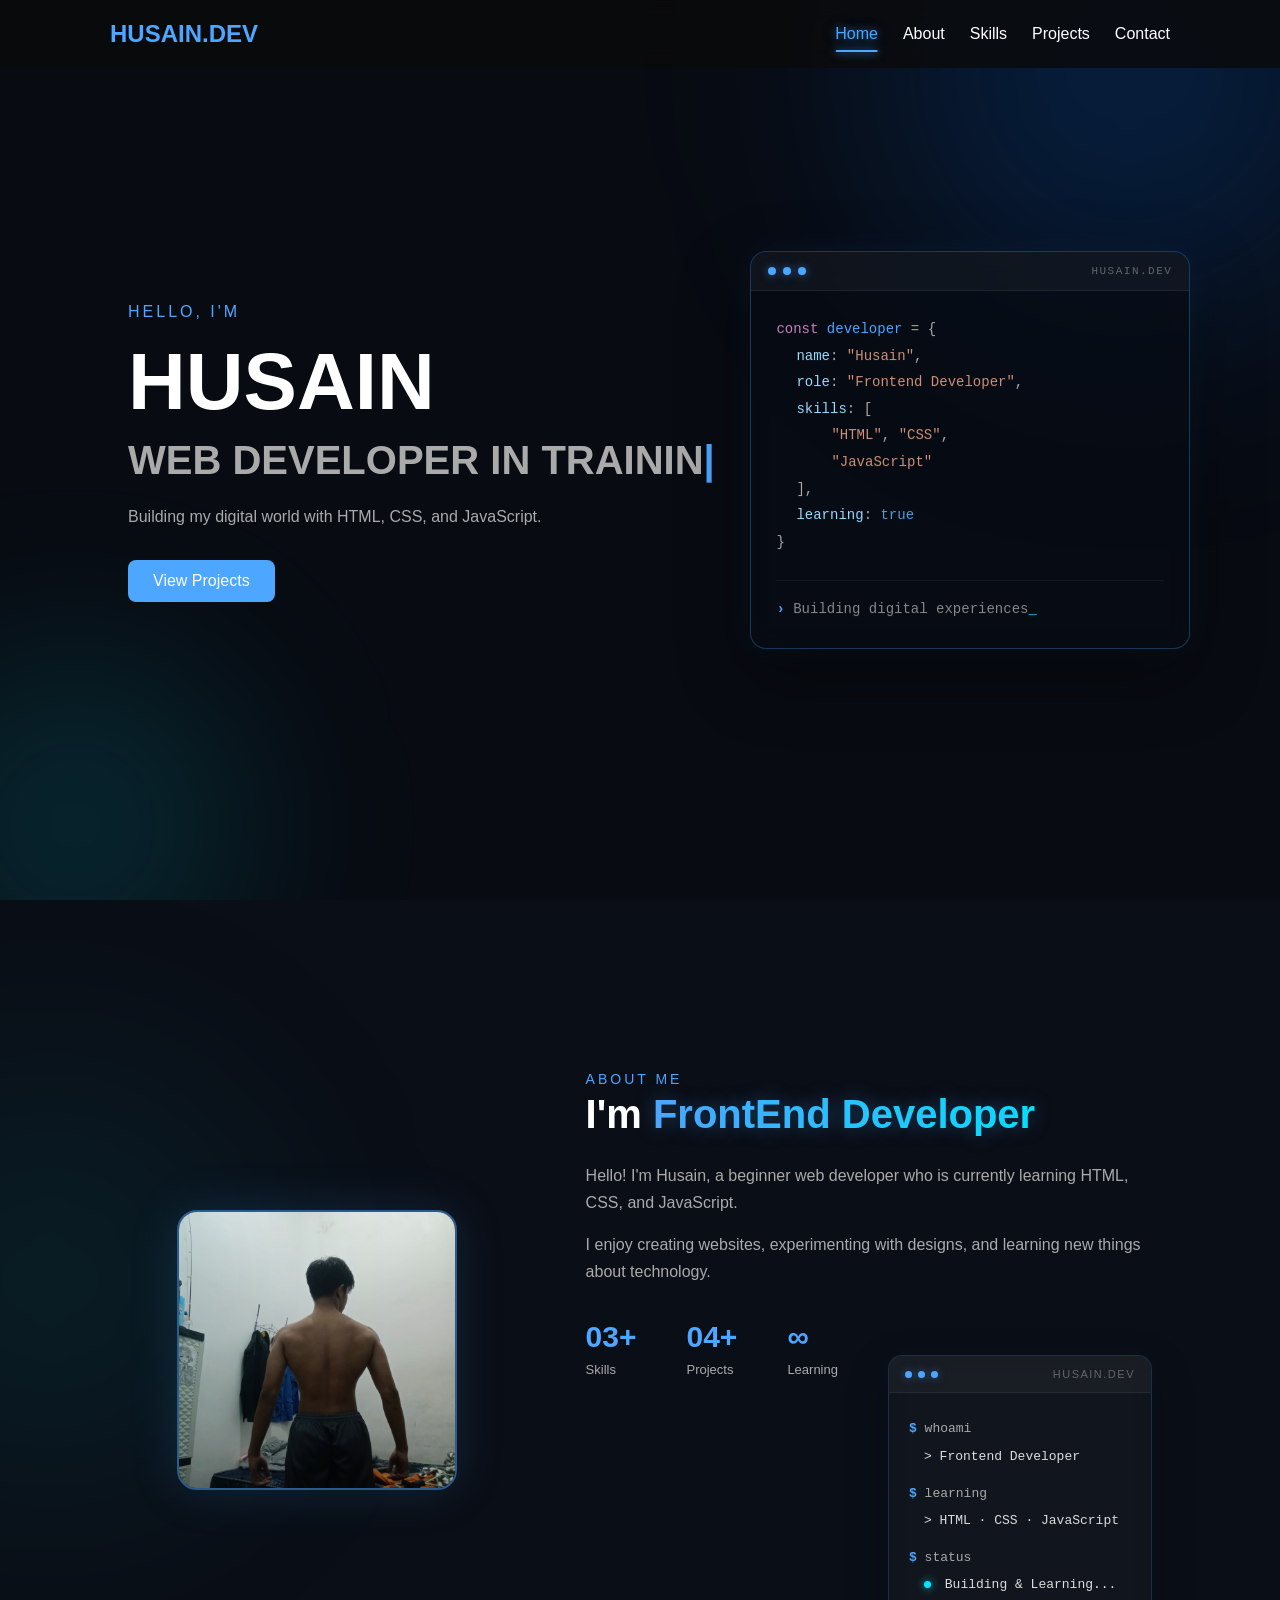
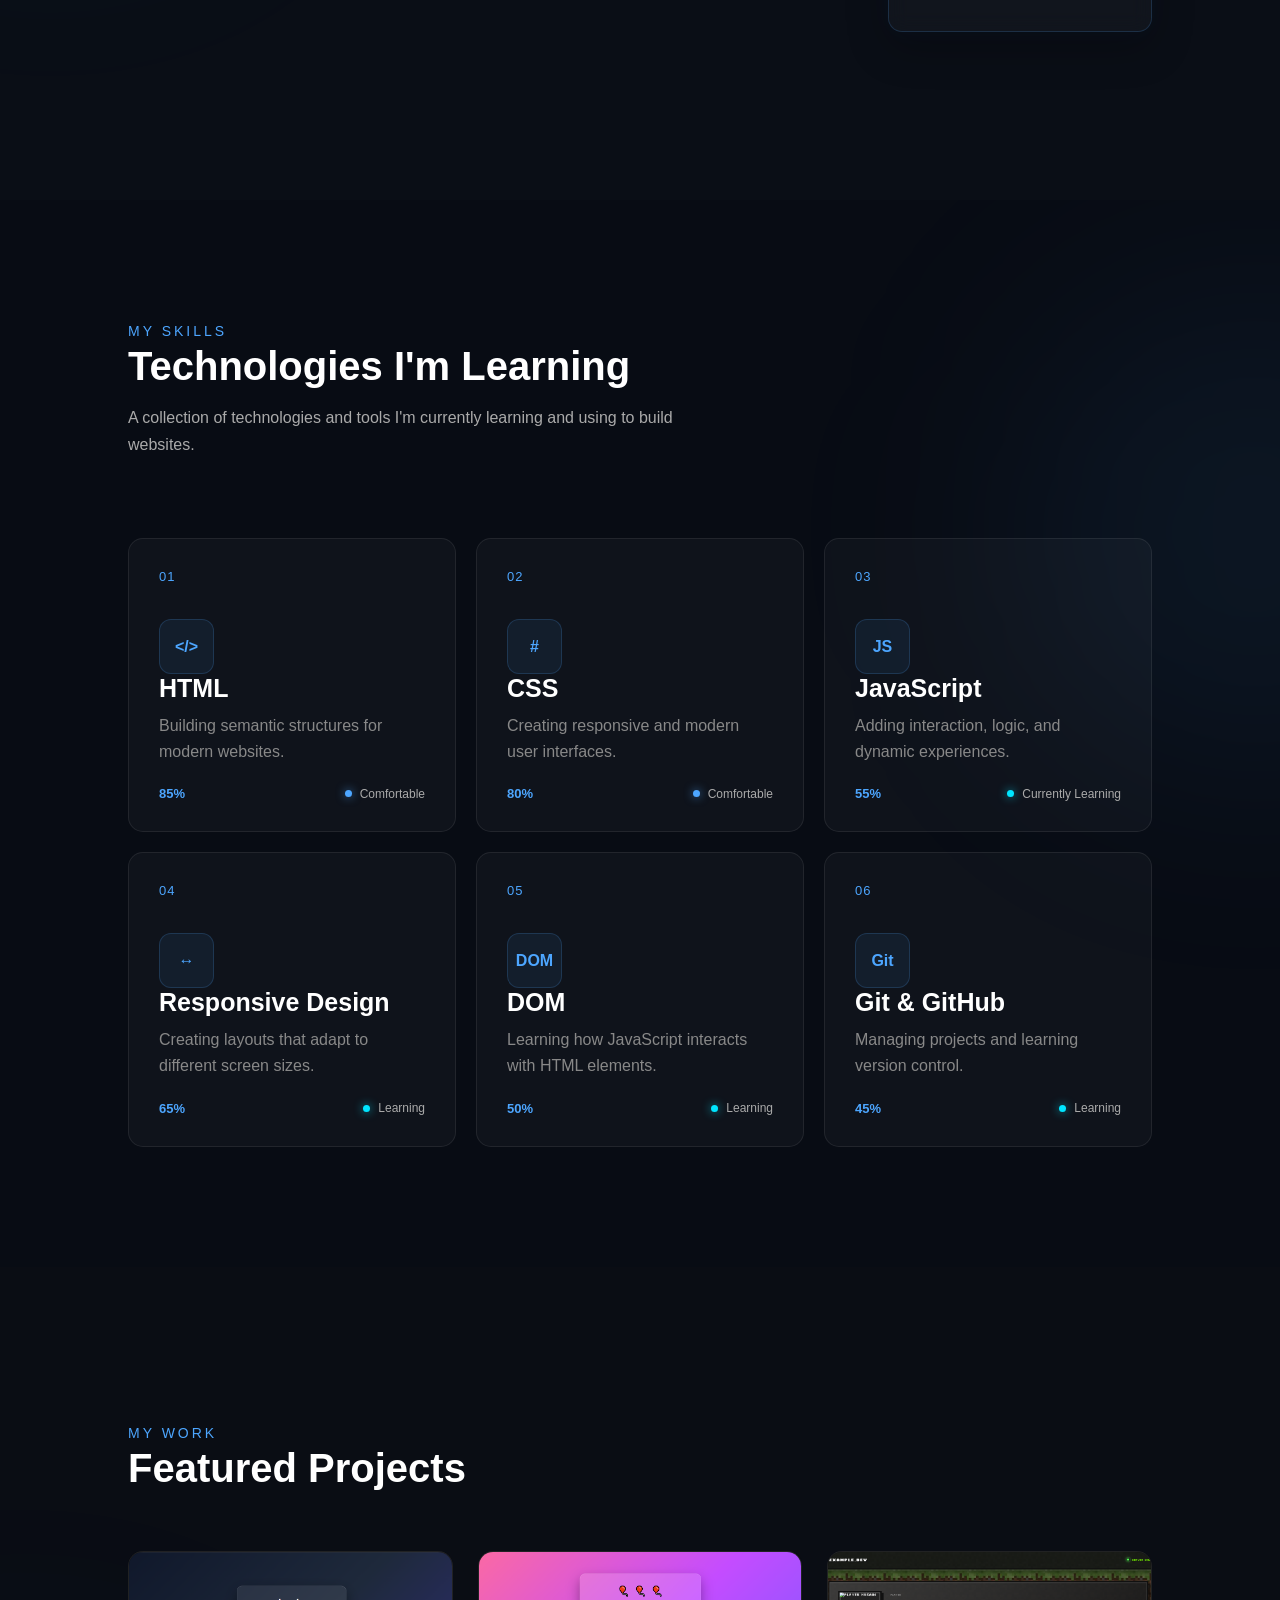
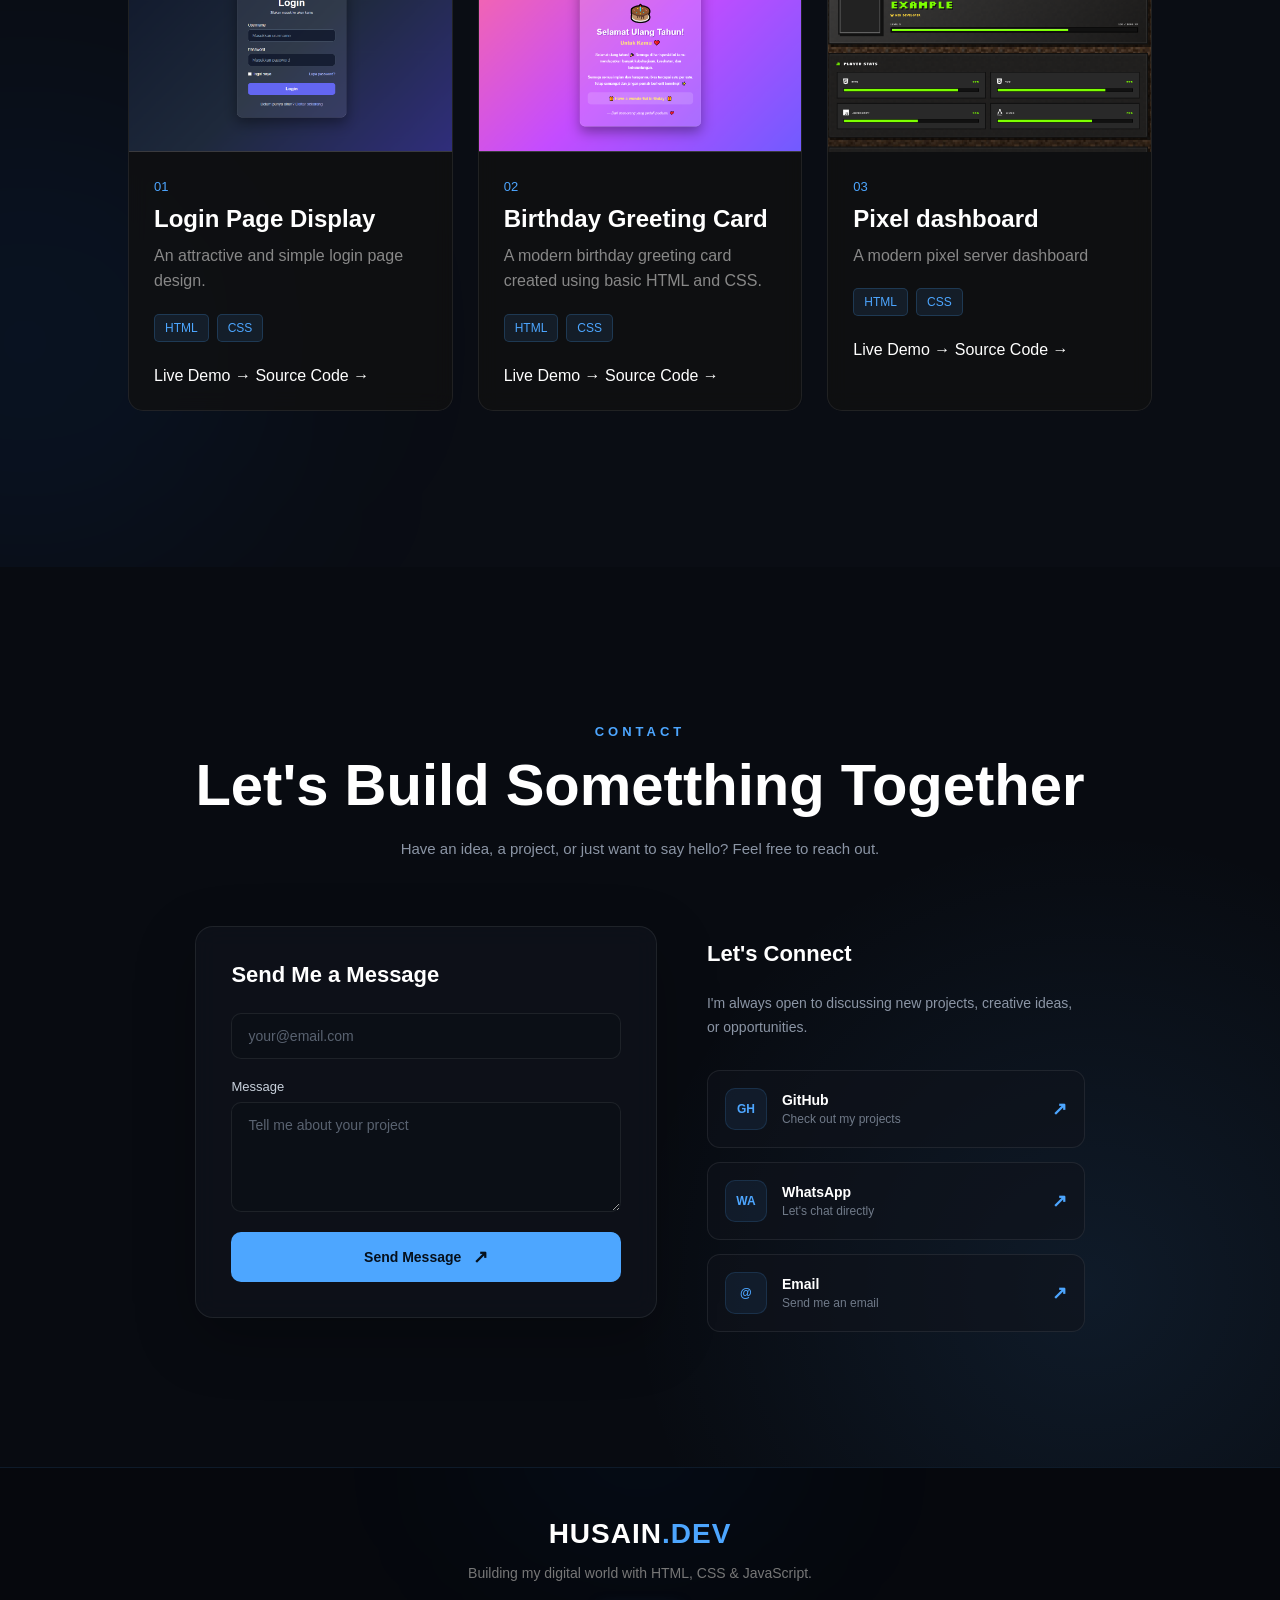
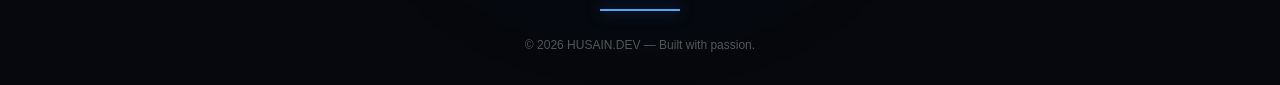
<file: index.html>
<!DOCTYPE html>
<html lang="id">

<head>
    <meta charset="utf-8">
    <meta name="viewport" content="width=device-width, initial-scale=1.0">
    <title>HUSAIN.DEV | Portfolio</title>
    <link rel="stylesheet" href="style.css">
</head>

<body>

    <!-- ===== NAVBAR ===== -->

    <header>
        <nav>
            <h2>HUSAIN.DEV</h2>

            <button class="menu-toggle" id="menu-toggle" aria-label="menu-toggle" aria-expanded="false">
                ☰
            </button>

            <ul id="nav-menu">
                <li><a href="#home">Home</a></li>
                <li><a href="#about">About</a></li>
                <li><a href="#skills">Skills</a></li>
                <li><a href="#projects">Projects</a></li>
                <li><a href="#contact">Contact</a></li>
            </ul>
        </nav>
    </header>

    <main>

        <!-- ===== HOME ===== -->

        <section id="home">
            <p>HELLO, I'M</p>
            <h1>HUSAIN</h1>
            <h2 id="typing-text">
                WEB DEVELOPER IN TRAINING
            </h2>
            <p>
                Building my digital world with HTML, CSS, and JavaScript.
            </p>
            <a href="#projects" class="hero-button">
                View Projects
            </a>

            <div class="hero-code-window">
                <div class="code-header">
                    <div class="code-dots">
                        <span></span>
                        <span></span>
                        <span></span>
                    </div>

                    <span class="code-title">HUSAIN.DEV</span>
                </div>

                <div class="code-body">
                    <div>
                        <span class="code-keyword">const</span>
                        <span class="code-variable">developer</span>
                        <span class="code-symbol">=</span> {
                    </div>

                    <div class="code-line">
                        <span class="code-property">name</span>:
                        <span class="code-string">"Husain"</span>,
                    </div>

                    <div class="code-line">
                        <span class="code-property">role</span>:
                        <span class="code-string">"Frontend Developer"</span>,
                    </div>

                    <div class="code-line">
                        <span class="code-property">skills</span>: [
                    </div>

                    <div class="code-line code-indent">
                        <span class="code-string">"HTML"</span>,
                        <span class="code-string">"CSS"</span>,
                    </div>

                    <div class="code-line code-indent">
                        <span class="code-string">"JavaScript"</span>
                    </div>

                    <div class="code-line">
                        ],
                    </div>

                    <div class="code-line">
                        <span class="code-property">learning</span>:
                        <span class="code-boolean">true</span>
                    </div>

                    <div>}</div>

                    <div class="terminal-command">
                        <span>›</span> Building digital experiences<span class="cursor">_</span>
                    </div>
                </div>
            </div>
        </section>


        <!-- ===== ABOUT ===== -->

        <section id="about" class="reveal">
            <div class="about-container">
                <div class="about-image">
                    <div class="avatar">
                        <img src="assets/image/pp.jpeg" alt="Foto profil Husain">
                    </div>
                </div>
                <div class="about-content">
                    <p class="section-label">
                        ABOUT ME
                    </p>
                    <h2>
                        I'm
                        <span class="highlight">
                            FrontEnd Developer
                        </span>
                    </h2>
                    <p>
                        Hello! I'm Husain, a beginner web developer
                        who is currently learning HTML, CSS, and JavaScript.
                    </p>
                    <p>
                        I enjoy creating websites, experimenting with
                        designs, and learning new things about technology.
                    </p>
                    <div class="about-stats">
                        <div>
                            <h3>03+</h3>
                            <p>Skills</p>
                        </div>
                        <div>
                            <h3>04+</h3>
                            <p>Projects</p>
                        </div>
                        <div>
                            <h3>∞</h3>
                            <p>Learning</p>
                        </div>

                        <div class="about-terminal">
                            <div class="terminal-header">
                                <div class="terminal-dots">
                                    <span></span>
                                    <span></span>
                                    <span></span>
                                </div>

                                <span class="terminal-title">HUSAIN.DEV</span>
                            </div>

                            <div class="terminal-body">
                                <p><span>$</span> whoami</p>
                                <p class="terminal-output">&gt; Frontend Developer</p>

                                <p><span>$</span> learning</p>
                                <p class="terminal-output">
                                    &gt; HTML · CSS · JavaScript
                                </p>

                                <p><span>$</span> status</p>
                                <p class="terminal-output">
                                    <i></i> Building & Learning...
                                </p>
                            </div>
                        </div>
                    </div>
                </div>
            </div>
        </section>

        <section id="skills" class="reveal">

            <div class="skills-header">
                <p class="section-label">MY SKILLS</p>

                <h2>Technologies I'm Learning</h2>

                <p>
                    A collection of technologies and tools
                    I'm currently learning and using to build websites.
                </p>
            </div>

            <div class="skills-container">
                <div class="skill-card">

                    <div class="skill-top">
                        <span class="skill-number">01</span>
                    </div>

                    <div class="skill-icon html-icon">
                        &lt;/&gt;
                    </div>

                    <div class="skill-content">

                        <h3>HTML</h3>

                        <p>
                            Building semantic structures for modern websites.
                        </p>

                        <div class="skill-progress">
                            <div class="progress-bar" style="width: 85%;"></div>
                        </div>

                        <div class="skill-bottom">
                            <span class="skill-level">85%</span>

                            <span class="skill-status">
                                <span class="status-dot"></span>
                                Comfortable
                            </span>
                        </div>
                    </div>
                </div>

                <div class="skill-card">
                    <div class="skill-top">
                        <span class="skill-number">02</span>
                    </div>

                    <div class="skill-icon css-icon">
                        #
                    </div>

                    <div class="skill-content">

                        <h3>CSS</h3>

                        <p>
                            Creating responsive and modern user interfaces.
                        </p>

                        <div class="skill-progress">
                            <div class="progress-bar" style="width: 80%;"></div>
                        </div>

                        <div class="skill-bottom">
                            <span class="skill-level">80%</span>

                            <span class="skill-status">
                                <span class="status-dot"></span>
                                Comfortable
                            </span>
                        </div>
                    </div>
                </div>

                <div class="skill-card">

                    <div class="skill-top">
                        <span class="skill-number">03</span>
                    </div>

                    <div class="skill-icon jas-icon">
                        JS
                    </div>

                    <div class="skill-content">
                        <h3>JavaScript</h3>
                        <p>
                            Adding interaction, logic, and dynamic experiences.
                        </p>
                        <div class="skill-progress">
                            <div class="progress-bar" style="width: 55%;"></div>
                        </div>
                        <div class="skill-bottom">
                            <span class="skill-level">55%</span>

                            <span class="skill-status learning">
                                <span class="status-dot"></span>
                                Currently Learning
                            </span>
                        </div>
                    </div>
                </div>

                <div class="skill-card">
                    <div class="skill-top">
                        <span class="skill-number">04</span>
                    </div>

                    <div class="skill-icon">
                        ↔
                    </div>

                    <div class="skill-content">
                        <h3>Responsive Design</h3>

                        <p>
                            Creating layouts that adapt to different screen sizes.
                        </p>

                        <div class="skill-progress">
                            <div class="progress-bar" style="width: 65%;"></div>
                        </div>

                        <div class="skill-bottom">
                            <span class="skill-level">65%</span>

                            <span class="skill-status learning">
                                <span class="status-dot"></span>
                                Learning
                            </span>
                        </div>
                    </div>
                </div>

                <div class="skill-card">
                    <div class="skill-top">
                        <span class="skill-number">05</span>
                    </div>
                    <div class="skill-icon">
                        DOM
                    </div>
                    <div class="skill-content">
                        <h3>DOM</h3>

                        <p>
                            Learning how JavaScript interacts with HTML elements.
                        </p>

                        <div class="skill-progress">
                            <div class="progress-bar" style="width: 50%;"></div>
                        </div>

                        <div class="skill-bottom">
                            <span class="skill-level">50%</span>

                            <span class="skill-status learning">
                                <span class="status-dot"></span>
                                Learning
                            </span>
                        </div>
                    </div>
                </div>

                <div class="skill-card">
                    <div class="skill-top">
                        <span class="skill-number">06</span>
                    </div>
                    <div class="skill-icon">
                        Git
                    </div>

                    <div class="skill-content">

                        <h3>Git & GitHub</h3>

                        <p>
                            Managing projects and learning version control.
                        </p>

                        <div class="skill-progress">
                            <div class="progress-bar" style="width: 45%;"></div>
                        </div>

                        <div class="skill-bottom">
                            <span class="skill-level">45%</span>
                            <span class="skill-status learning">
                                <span class="status-dot"></span>
                                Learning
                            </span>
                        </div>
                    </div>
                </div>
            </div>
        </section>


        <!-- ===== PROJECTS ===== -->

        <section id="projects" class="reveal">
            <p class="section-label">
                MY WORK
            </p>
            <h2>
                Featured Projects
            </h2>
            <div class="projects-container">
                <!-- PROJECT 01 -->

                <div class="project-card">
                    <div class="project-image">
                        <img src="assets/image/login-page.PNG" alt="Login page project" loading="lazy">
                    </div>
                    <div class="project-content">
                        <span class="project-number">
                            01
                        </span>
                        <h3>
                            Login Page Display
                        </h3>
                        <p>
                            An attractive and simple login page design.
                        </p>
                        <div class="tech">
                            <span>HTML</span>
                            <span>CSS</span>
                        </div>
                        <a href="assets/demo/login/index.html" class="project-link">
                            Live Demo →
                        </a>
                        <a href="https://github.com/Husain-Faqih/Display-login" class="project-link">
                            Source Code →
                        </a>
                    </div>
                </div>

                <!-- PROJECT 02 -->

                <div class="project-card">
                    <div class="project-image">
                        <img src="assets/image/card-greeting-birthday.PNG" alt="Birthday greeting card project">
                    </div>
                    <div class="project-content">
                        <span class="project-number">
                            02
                        </span>
                        <h3>
                            Birthday Greeting Card
                        </h3>
                        <p>
                            A modern birthday greeting card created
                            using basic HTML and CSS.
                        </p>
                        <div class="tech">
                            <span>HTML</span>
                            <span>CSS</span>
                        </div>
                        <a href="assets/demo/Kartu ucapan ulang tahun/index.html" class="project-link">
                            Live Demo →
                        </a>
                        <a href="https://github.com/Husain-Faqih/Kartu-Ucapan-Ulang-Tahun" class="project-link">
                            Source Code →
                        </a>
                    </div>
                </div>

                <div class="project-card">
                    <div class="project-image">
                        <img src="assets/image/dash-min.png" alt="Dashboard tampilan pixel">
                    </div>
                    <div class="project-content">
                        <span class="project-number">
                            03
                        </span>
                        <h3>
                            Pixel dashboard
                        </h3>
                        <p>
                            A modern pixel server dashboard
                        </p>
                        <div class="tech">
                            <span>HTML</span>
                            <span>CSS</span>
                        </div>
                        <a href="assets/demo/Dash-Pixel/dashboard.html" class="project-link">
                            Live Demo →
                        </a>
                        <a href="https://github.com/Husain-Faqih/dash-pixel" class="project-link">
                            Source Code →
                        </a>
                    </div>
                </div>
            </div>
        </section>

        <!-- ===== CONTACT ===== -->

        <section id="contact" class="contact-section">
            <div class="contact-container">
                <div class="contact-header">
                    <span>CONTACT</span>
                    <h2>Let's Build Sometthing Together</h2>
                    <p>
                        Have an idea, a project, or just want to say hello?
                        Feel free to reach out.
                    </p>
                </div>

                <div class="contact-content">
                    <div class="contact-form">
                        <h3>Send Me a Message</h3>

                        <form>
                            <div class="input-group">
                                <input type="text" id="name" placeholder="your@email.com" required>
                            </div>

                            <div class="input-group">
                                <label for="message">Message</label>
                                <textarea id="message" rows="5" placeholder="Tell me about your project"
                                    required></textarea>
                            </div>

                            <button type="submit" class="send-btn">
                                Send Message
                                <span>↗</span>
                            </button>
                        </form>
                    </div>

                    <div class="contact-info">

                        <h3>Let's Connect</h3>

                        <p>
                            I'm always open to discussing new projects,
                            creative ideas, or opportunities.
                        </p>


                        <div class="contact-cards">

                            <a href="https://github.com/Husain-Faqih" class="contact-card" target="_blank">
                                <div class="contact-icon">
                                    GH
                                </div>

                                <div class="contact-card-text">
                                    <span>GitHub</span>
                                    <small>Check out my projects</small>
                                </div>

                                <strong>↗</strong>
                            </a>


                            <a href="https://wa.me/62882008208842" class="contact-card" target="_blank">
                                <div class="contact-icon">
                                    WA
                                </div>

                                <div class="contact-card-text">
                                    <span>WhatsApp</span>
                                    <small>Let's chat directly</small>
                                </div>

                                <strong>↗</strong>
                            </a>


                            <a href="mailto:obatherbal455@gmail.com" class="contact-card">
                                <div class="contact-icon">
                                    @
                                </div>

                                <div class="contact-card-text">
                                    <span>Email</span>
                                    <small>Send me an email</small>
                                </div>

                                <strong>↗</strong>
                            </a>

                        </div>

                    </div>
                </div>
        </section>
    </main>


    <!-- ===== FOOTER ===== -->

    <footer>
        <div class=" footer-container">
            <h2>
                HUSAIN<span>.DEV</span>
            </h2>
            <p>
                Building my digital world with HTML, CSS & JavaScript.
            </p>
            <div class="footer-line"></div>
            <p class="copyright">
                © 2026 HUSAIN.DEV — Built with passion.
            </p>
        </div>
    </footer>


    <script src="script.js"></script>

</body>

</html>
</file>
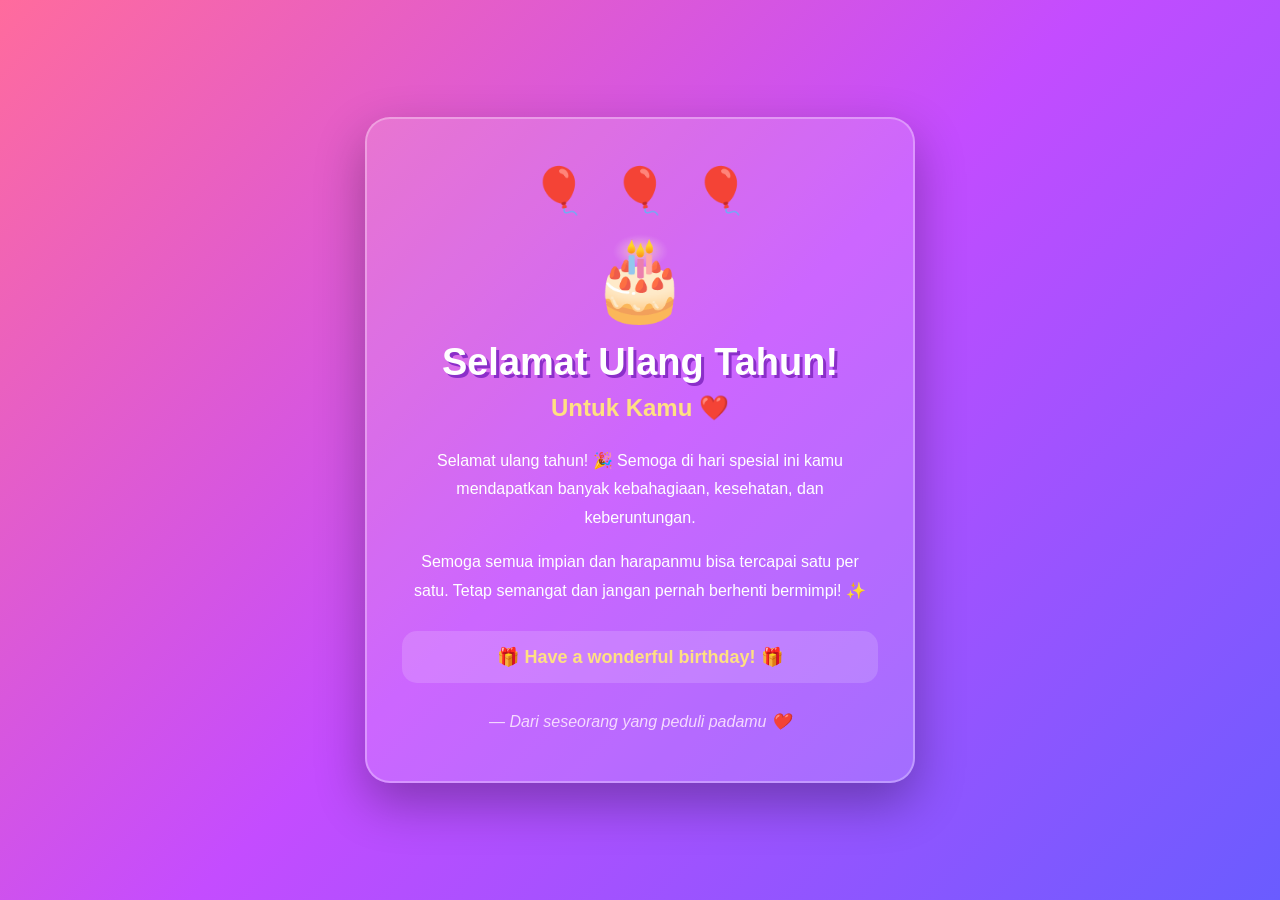
<file: assets/demo/Kartu ucapan ulang tahun/index.html>
<!doctype html>
<html lang="id">
  <head>
    <meta charset="UTF-8" />
    <meta name="viewport" content="width=device-width, initial-scale=1.0" />
    <title>Selamat Ulang Tahun</title>
    <link rel="stylesheet" href="style.css" />
  </head>
  <body>
    <main class="birthday-card">
      <div class="balloons">
        <span>🎈</span>
        <span>🎈</span>
        <span>🎈</span>
      </div>
      <div class="cake">🎂</div>
      <h1>Selamat Ulang Tahun!</h1>
      <h2>Untuk Kamu ❤️</h2>
      <p>
        Selamat ulang tahun! 🎉 Semoga di hari spesial ini kamu mendapatkan
        banyak kebahagiaan, kesehatan, dan keberuntungan.
      </p>
      <p>
        Semoga semua impian dan harapanmu bisa tercapai satu per satu. Tetap
        semangat dan jangan pernah berhenti bermimpi! ✨
      </p>
      <div class="wish">🎁 Have a wonderful birthday! 🎁</div>
      <p class="from">— Dari seseorang yang peduli padamu ❤️</p>
    </main>
  </body>
</html>
</file>
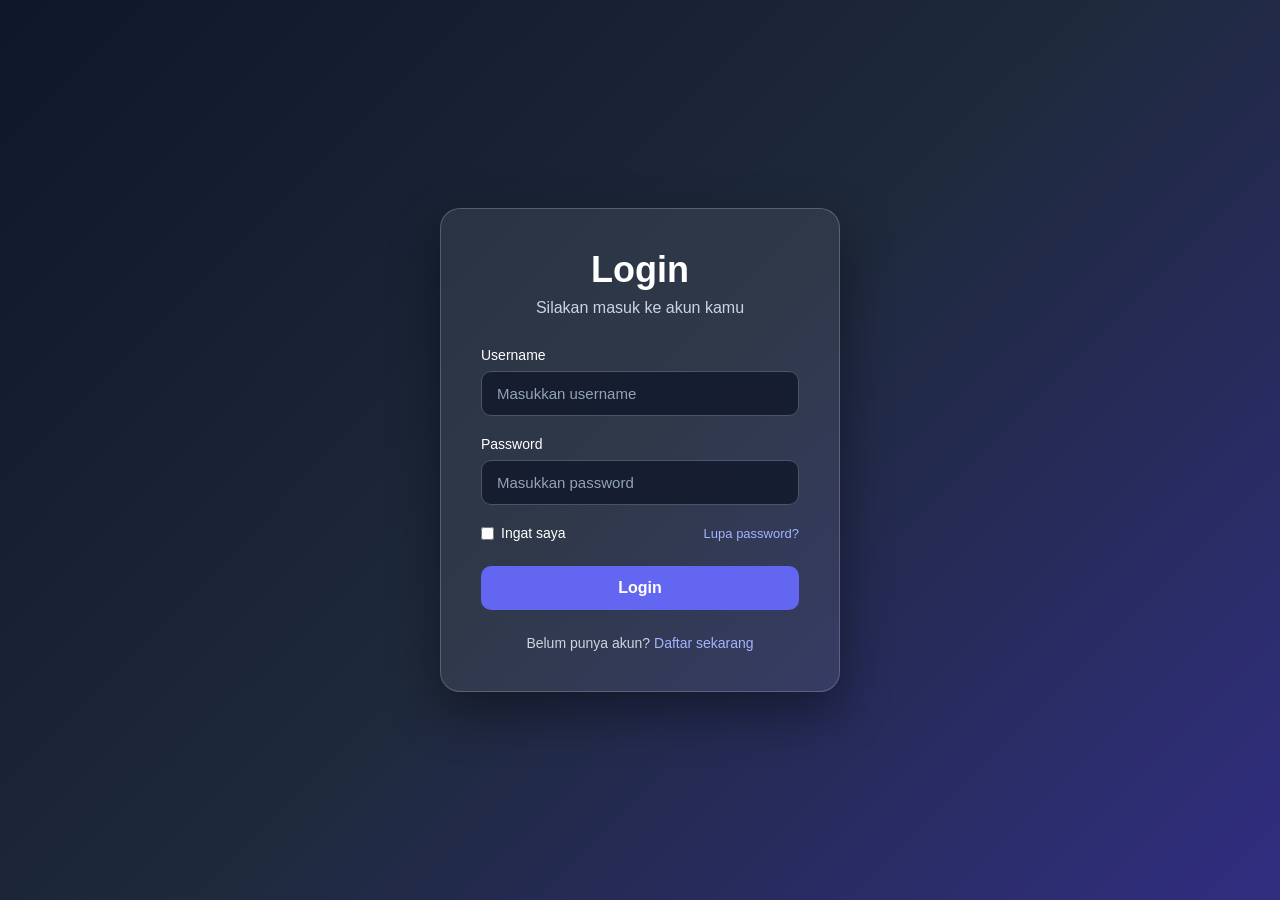
<file: assets/demo/login/index.html>
<!doctype html>
<html lang="id">

<head>
  <meta charset="UTF-8" />
  <meta name="viewport" content="width=device-width, initial-scale=1.0" />
  <title>Login</title>
  <link rel="stylesheet" href="style.css" />
</head>

<body>
  <main class="login-container">
    <div class="login-card">
      <h1>Login</h1>
      <p class="subtitle">Silakan masuk ke akun kamu</p>
      <form>
        <div class="input-group">
          <label for="username">Username</label>
          <input type="text" id="username" name="username" placeholder="Masukkan username" required />
        </div>
        <div class="input-group">
          <label for="password">Password</label>
          <input type="password" id="password" name="password" placeholder="Masukkan password" required />
        </div>
        <div class="options">
          <label class="remember">
            <input type="checkbox" />
            Ingat saya
          </label>
          <a href="#">Lupa password?</a>
        </div>
        <button type="submit">Login</button>
      </form>
      <p class="register">
        Belum punya akun?
        <a href="#">Daftar sekarang</a>
      </p>
    </div>
  </main>
</body>

</html>
</file>
<file: style.css>
:root {
  --bg-main: #0a0a0a;
  --bg-section: #080b12;
  --bg-section-alt: #0a0e16;

  --accent: #4da6ff;
  --accent-secondary: #00e5ff;

  --text: #ffffff;
  --text-muted: #aaa;
  --text-soft: #888;

  --border: rgba(255, 255, 255, 0.08);

  --radius-sm: 8px;
  --radius-md: 12px;
  --radius-lg: 15px;

  --transition: 0.3s ease;
}

* {
  margin: 0;
  padding: 0;
  box-sizing: border-box;
}

html {
  scroll-behavior: smooth;
}

body {
  font-family: Arial, sans-serif;
  background: var(--bg-main);
  color: var(--text);
}

/* ===== NAVBAR ===== */

header {
  position: fixed;
  top: 0;
  width: 100%;
  background: rgba(10, 10, 10, 0.8);
  backdrop-filter: blur(10px);
  z-index: 1000;
}

nav {
  max-width: 1100px;
  margin: auto;
  padding: 20px;
  display: flex;
  justify-content: space-between;
  align-items: center;
}

nav h2 {
  color: var(--accent);
}

nav ul {
  display: flex;
  gap: 25px;
  list-style: none;
}

nav a {
  color: var(--text);
  text-decoration: none;
  transition:
    color 0.3s ease,
    text-shadow 0.3s ease;
  position: relative;
  padding: 5px 0;
}

nav a:hover,
nav a.active {
  color: #4da6ff;
  text-shadow:
    0 0 8px rgba(77, 166, 255, 0.6),
    0 0 18px rgba(77, 166, 255, 0.3);
}

nav a::after {
  content: "";
  position: absolute;
  left: 50%;
  bottom: -5px;
  width: 0;
  height: 2px;
  background: #4da6ff;
  border-radius: 10px;
  transform: translateX(-50%);
  box-shadow: 0 0 10px #4da6ff;
  transition:
    width 0.3s ease,
    box-shadow 0.3s ease;
}

nav a:hover::after,
nav a.active::after {
  width: 100%;
}

/* ===== SECTION ===== */

section {
  min-height: 100vh;
  padding: 120px 10%;
  display: flex;
  flex-direction: column;
  justify-content: center;
}

/* ==== Hero animasi ===*/

#home>*:not(.hero-code-window) {
  opacity: 0;
  position: relative;
  z-index: 1;
  transform: translateY(30px);
  animation: heroFade 0.8s ease forwards;
}

#home>*:nth-child(1) {
  animation-delay: 0.2s;
}

#home>*:nth-child(2) {
  animation-delay: 0.4s;
}

#home>*:nth-child(3) {
  animation-delay: 0.6s;
}

#home>*:nth-child(4) {
  animation-delay: 0.8s;
}

#home>*:nth-child(5) {
  animation-delay: 1s;
}

@keyframes heroFade {
  from {
    opacity: 0;
    transform: translateY(30px);
  }

  to {
    opacity: 1;
    transform: translateY(0);
  }
}

/* ===== HOME ===== */

#home {
  position: relative;
  overflow: hidden;
  background: #080b12;
}

#home::before {
  content: "";
  position: absolute;
  width: 500px;
  height: 500px;
  background: rgba(0, 119, 255, 0.18);
  border-radius: 50%;
  filter: blur(120px);
  top: -180px;
  right: -100px;
  animation: homeGlow 8s ease-in-out infinite alternate;
  pointer-events: none;
}

#home::after {
  content: "";
  position: absolute;
  width: 350px;
  height: 350px;
  background: rgba(0, 229, 255, 0.12);
  border-radius: 50%;
  filter: blur(90px);
  bottom: -100px;
  left: -100px;
  animation: glowMove 10s ease-in-out infinite alternate-reverse;
  pointer-events: none;
}

@keyframes glowMove {
  from {
    transform: translate(0, 0);
  }

  to {
    transform: translate(80px, 40px);
  }
}

@keyframes homeGlow {
  from {
    transform: translate(0, 0);
  }

  to {
    transform: translate(-70px, 50px);
  }
}

#home p:first-child {
  color: #4da6ff;
  letter-spacing: 3px;
}

#home h1 {
  font-size: 80px;
  margin: 10px 0;
}

#home h2 {
  color: #aaa;
  margin-bottom: 20px;
}

#home p {
  max-width: 600px;
  line-height: 1.7;
}

.hero-code-window {
  position: absolute;

  top: 50%;
  right: 7%;

  width: 440px;

  transform: translateY(-50%);
  background: rgba(8, 12, 20, 0.72);
  border: 1px solid rgba(77, 166, 255, 0.3);
  border-radius: 16px;
  backdrop-filter: blur(12px);
  box-shadow:
    0 25px 70px rgba(0, 0, 0, 0.45),
    0 0 35px rgba(77, 166, 255, 0.08);
  overflow: hidden;
  animation: codeFloat 5s ease-in-out infinite;
  z-index: 1;
}

.code-header {
  display: flex;
  align-items: center;
  justify-content: space-between;

  padding: 13px 17px;

  background: rgba(255, 255, 255, 0.035);

  border-bottom: 1px solid rgba(255, 255, 255, 0.07);
}

.code-dots {
  display: flex;
  gap: 7px;
}

.code-dots span {
  width: 8px;
  height: 8px;
  border-radius: 50%;
  background: #4da6ff;
  box-shadow: 0 0 8px rgba(77, 166, 255, 0.55);
}

.code-title {
  font-family: "Courier New", monospace;
  font-size: 11px;
  letter-spacing: 1.5px;
  color: #666;
}

.code-body {
  padding: 25px;
  font-family: "Courier New", monospace;
  font-size: 14px;
  line-height: 1.9;
  color: #aaa;
}

.code-line {
  margin-left: 20px;
}

.code-indent {
  margin-left: 55px;
}

.code-keyword {
  color: #c586c0;
}

.code-variable {
  color: #4da6ff;
}

.code-property {
  color: #9cdcfe;
}

.code-string {
  color: #ce9178;
}

.code-symbol {
  color: #aaa;
}

.code-boolean {
  color: #569cd6;
}

.terminal-command {
  margin-top: 25px;
  padding-top: 15px;
  border-top: 1px solid rgba(255, 255, 255, 0.06);
  color: #888;
}

.terminal-command>span:first-child {
  color: #4da6ff;
  font-weight: bold;
}

.cursor {
  color: #00e5ff;
  animation: cursorBlink 0.8s infinite;
}

.hero-code-window {
  opacity: 0;
  transform: translate(60px, -50%);
  animation:
    codeWindowEnter 1s ease 0.8s forwards,
    codeWindowFloat 5s ease-in-out 1.8s infinite;
}

@keyframes codeWindowEnter {
  from {
    opacity: 0;
    transform: translate(80px, -50%);
  }

  to {
    opacity: 1;
    transform: translate(0, -50%);
  }
}

@keyframes codeWindowFloat {

  0%,
  100% {
    transform: translate(0, -50%);
  }

  50% {
    transform: translate(0, calc(-50% - 8px));
  }
}

@keyframes cursorBlink {

  0%,
  50% {
    opacity: 1;
  }

  51%,
  100% {
    opacity: 0;
  }
}

/* ===== HERO BUTTON ===== */

.hero-button {
  display: inline-block;
  width: fit-content;
  margin-top: 30px;
  padding: 12px 25px;
  background: #4da6ff;
  color: white;
  border-radius: 8px;
  text-decoration: none;
  transition: 0.3s;
}

.hero-button:hover {
  transform: translateY(-3px);
  box-shadow: 0 10px 30px rgba(77, 166, 255, 0.3);
}



/* ===== OTHER SECTIONS ===== */

section h2 {
  font-size: 40px;
  margin-bottom: 20px;
}

section p {
  color: #aaa;
  line-height: 1.7;
}

/* ===== MOBILE MENU ===== */

.menu-toggle {
  display: none;
  background: none;
  border: none;
  color: white;
  font-size: 28px;
  cursor: pointer;
}

@media (max-width: 700px) {

  nav {
    position: relative;
  }

  nav a::after {
    display: none;
  }

  .menu-toggle {
    display: block;
    margin: 0;
    padding: 5px;
  }

  nav ul {
    display: none;
    position: absolute;
    top: 70px;
    left: 0;
    width: 100%;
    flex-direction: column;
    gap: 0;
    background: rgba(10, 10, 10, 0.95);
    backdrop-filter: blur(10px);
    border-top: 1px solid rgba(255, 255, 255, 0.08);
  }

  nav ul.active {
    display: flex;
  }

  nav ul li {
    width: 100%;
  }

  nav ul a {
    display: block;
    padding: 18px 20px;
  }

  #home h1 {
    font-size: 55px;
  }

  section {
    padding: 100px 8%;
  }

  .skills-container {
    grid-template-columns: repeat(2, 1fr);
  }

  .skills-header {
    margin-bottom: 30px;
  }

  .skill-card {
    min-height: 300px;
  }

  .projects-container {
    grid-template-columns: 1fr;
  }

  .about-container {
    grid-template-columns: 1fr;
    gap: 40px;
    text-align: center;
  }

  .avatar {
    width: 200px;
    height: 200px;
    font-size: 70px;
  }

  .about-stats {
    justify-content: center;
    gap: 30px;
  }

  .featured-project {
    grid-column: span 1;
  }

  .featured-project .project-image {
    height: 200px;
  }

  .contact-container h2 {
    font-size: 32px;
  }

  .contact-links {
    flex-direction: column;
  }

  .contact-card {
    width: 100%;
  }
}

@media (max-width: 480px) {

  nav {
    padding: 15px;
  }

  nav h2 {
    font-size: 20px;
  }

  section {
    min-height: auto;
    padding: 100px 20px;
  }

  #home {
    min-height: 100vh;
  }

  #home h1 {
    font-size: 45px;
  }

  #home h2 {
    font-size: 22px;
  }

  #home p {
    font-size: 14px;
  }

  .hero-button {
    padding: 11px 20px;
  }

  .about-container {
    gap: 30px;
  }

  .avatar {
    width: 180px;
    height: 180px;
  }

  .about-content h2 {
    font-size: 30px;
  }

  .about-stats {
    gap: 20px;
    flex-wrap: wrap;
  }

  .about-stats h3 {
    font-size: 25px;
  }

  section h2 {
    font-size: 32px;
  }

  .skills-container,
  .projects-container {
    gap: 18px;
  }

  .skills-container {
    grid-template-columns: 1fr;
  }

  .skill-card {
    padding: 25px;
    min-height: 280px;
  }

  .skill-card {
    padding: 25px;
    min-height: 180px;
  }

  .project-image {
    height: 180px;
  }

  .project-content {
    padding: 20px;
  }

  .project-content h3 {
    font-size: 21px;
  }

  .contact-container h2 {
    font-size: 28px;
  }

  .contact-card {
    min-width: 100%;
  }

  footer {
    padding: 40px 20px 25px;
  }

  .footer-container h2 {
    font-size: 24px;
  }
}

/* ===== TYPING ====*/

#typing-text::after {
  content: "|";
  color: #4da6ff;
  animation: blink 0.5s infinite;
}

@keyframes blink {

  0%,
  50% {
    opacity: 1;
  }

  51%,
  100% {
    opacity: 0;
  }
}

.highlight {
  color: var(--accent);
  text-shadow: 0 0 20px rgba(77, 166, 255, 0.35);

  background: linear-gradient(90deg,
      var(--accent),
      var(--accent-secondary));

  -webkit-background-clip: text;
  -webkit-text-fill-color: transparent;
  background-clip: text;
}

/*=== SKILLS ===*/

#skills {
  position: relative;
  overflow: hidden;
  background: #080c14;
}

#skills::before {
  content: "";
  position: absolute;
  width: 450px;
  height: 450px;
  background: rgba(77, 166, 255, 0.08);
  border-radius: 50%;
  filter: blur(130px);
  right: -200px;
  top: 10%;
  pointer-events: none;
}

.section-label {
  color: #4da6ff !important;
  letter-spacing: 3px;
  font-size: 14px;
}

.skills-container {
  display: grid;
  grid-template-columns: repeat(3, 1fr);
  gap: 20px;
  margin-top: 40px;
}

/* ===== SKILLS ===== */

#skills {
  position: relative;
  overflow: hidden;
  background: #080c14;
}

/* Background glow */

#skills::before {
  content: "";
  position: absolute;
  width: 450px;
  height: 450px;
  background: rgba(77, 166, 255, 0.08);
  border-radius: 50%;
  filter: blur(130px);
  right: -200px;
  top: 10%;
  pointer-events: none;
}


/* ===== SKILLS HEADER ===== */

.skills-header {
  max-width: 700px;
  margin-bottom: 40px;
}

.skills-header h2 {
  margin-bottom: 15px;
}

.skills-header>p:last-child {
  max-width: 600px;
}


/* ===== SKILLS GRID ===== */

.skills-container {
  width: 100%;
  display: grid;
  grid-template-columns: repeat(3, 1fr);
  gap: 20px;
}


/* ===== SKILL CARD ===== */

.skill-card {
  position: relative;
  min-height: 270px;
  padding: 30px;
  background: rgba(255, 255, 255, 0.03);
  border: 1px solid rgba(255, 255, 255, 0.08);
  border-radius: 15px;
  overflow: hidden;
  transition:
    transform 0.35s ease,
    border-color 0.35s ease,
    box-shadow 0.35s ease;
}


/* ===== CARD GLOW ===== */

.skill-card::before {
  content: "";
  position: absolute;
  width: 180px;
  height: 180px;
  background: rgba(77, 166, 255, 0.08);
  border-radius: 50%;
  filter: blur(70px);
  top: -100px;
  right: -80px;
  opacity: 0;
  transition: opacity 0.4s ease;
  pointer-events: none;
}

.skill-card:hover::before {
  opacity: 1;
}


/* ===== CARD HOVER ===== */

.skill-card:hover {
  transform: translateY(-8px);
  border-color: rgba(77, 166, 255, 0.6);
  box-shadow:
    0 15px 40px rgba(77, 166, 255, 0.12),
    0 0 25px rgba(77, 166, 255, 0.05);
}


/* ===== SKILL TOP ===== */

.skill-top {
  display: flex;
  justify-content: space-between;
  align-items: flex-start;
  margin-bottom: 35px;
}


/* ===== NUMBER ===== */

.skill-number {
  font-size: 13px;
  color: #4da6ff;
  letter-spacing: 1px;
}


/* ===== ICON ===== */

.skill-icon {
  width: 55px;
  height: 55px;
  display: flex;
  align-items: center;
  justify-content: center;
  border-radius: 12px;
  font-weight: bold;
  color: #4da6ff;
  background: rgba(77, 166, 255, 0.08);
  border: 1px solid rgba(77, 166, 255, 0.18);
  transition:
    transform 0.35s ease,
    background 0.35s ease;
}

.skill-card:hover .skill-icon {
  transform: scale(1.08);
  background: rgba(77, 166, 255, 0.15);
}


/* ===== SKILL CONTENT ===== */

.skill-content h3 {
  font-size: 25px;
  margin-bottom: 10px;
}

.skill-content p {
  color: #888;
  line-height: 1.6;
  max-width: 300px;
  margin-bottom: 22px;
}

.progress-bar {
  height: 100%;

  background: linear-gradient(90deg,
      #4da6ff,
      #00e5ff);

  border-radius: inherit;

  box-shadow:
    0 0 10px rgba(77, 166, 255, 0.5);
}

.skill-bottom {
  display: flex;
  align-items: center;
  justify-content: space-between;
  gap: 10px;
}

.skill-level {
  color: #4da6ff;
  font-size: 13px;
  font-weight: bold;
}


/* ===== STATUS ===== */

.skill-status {
  display: inline-flex;
  align-items: center;
  gap: 8px;
  font-size: 12px;
  color: #aaa;
}

.status-dot {
  width: 7px;
  height: 7px;
  border-radius: 50%;
  background: #4da6ff;
  box-shadow: 0 0 10px rgba(77, 166, 255, 0.7);
}


/* ===== LEARNING STATUS ===== */

.skill-status.learning {
  color: #aaa;
}

.skill-status.learning .status-dot {
  background: #00e5ff;
  box-shadow:
    0 0 10px rgba(0, 229, 255, 0.7);
}


#projects {
  position: relative;
  overflow: hidden;
  background: #0a0d14;
}

#projects::before {
  content: "";
  position: absolute;
  width: 450px;
  height: 450px;
  background: rgba(0, 119, 255, 0.07);
  border-radius: 50%;
  filter: blur(130px);
  left: -200px;
  bottom: 0;
  pointer-events: none;
}

.projects-container {
  display: grid;
  grid-template-columns: repeat(3, 1fr);
  gap: 25px;
  margin-top: 40px;
}

.project-card {
  position: relative;
  background: rgba(17, 17, 17, 0.75);
  border: 1px solid rgba(255, 255, 255, 0.08);
  border-radius: 15px;
  overflow: hidden;
  transition:
    transform 0.4s ease,
    border-color 0.4s ease,
    box-shadow 0.4s ease;
  backdrop-filter: blur(10px);
}

.project-card::before {
  content: "";
  position: absolute;
  top: 0;
  left: -120%;
  width: 70%;
  height: 100%;
  background: linear-gradient(110deg,
      transparent,
      rgba(255, 255, 255, 0.07),
      transparent);
  transform: skewX(-20deg);
  transition: left 0.7s ease;
  pointer-events: none;
  z-index: 2;
}

.project-card:hover::before {
  left: 140%;
}

.project-card:hover {
  transform: translateY(-10px);
  border-color: rgba(77, 166, 255, 0.7);
  box-shadow:
    0 20px 50px rgba(77, 166, 255, 0.15),
    0 0 30px rgba(77, 166, 255, 0.08);
}

.project-image {
  position: relative;
  height: 200px;
  overflow: hidden;
  background: #111;
  display: flex;
  align-items: center;
  justify-content: center;
  transition: transform 0.6s ease;
}

.project-image::after {
  content: "";
  position: absolute;
  inset: 0;
  background: linear-gradient(to top,
      rgba(0, 0, 0, 0.45),
      transparent 60%);
  opacity: 0;
  transition: opacity 0.4s ease;
  pointer-events: none;
}

.project-card:hover .project-image::after {
  opacity: 1;
}

.project-image img {
  width: 100%;
  height: 100%;
  object-fit: cover;
  transition: 0.4s;
}

.project-card:hover .project-image img {
  transform: scale(1.08);
}

.project-content {
  padding: 25px;
}

.project-number {
  display: inline-block;

  color: #4da6ff;
  font-size: 13px;

  transition: transform 0.3s ease;
}

.project-card:hover .project-number {
  transform: translateX(5px);
}

.project-content h3 {
  font-size: 24px;
  margin: 10px 0;
}

.project-content p {
  color: #888;
  line-height: 1.6;
}

.tech {
  display: flex;
  gap: 8px;
  flex-wrap: wrap;
  margin-top: 20px;
}

.tech span {
  padding: 6px 10px;
  background: rgba(77, 166, 255, 0.1);
  border: 1px solid rgba(77, 166, 255, 0.2);
  border-radius: 5px;
  color: #4da6ff;
  font-size: 12px;
}

.project-link {
  display: inline-block;
  margin-top: 25px;
  color: white;
  text-decoration: none;
  transition: 0.3s;
}

.project-link:hover {
  color: #4da6ff;
  transform: translateX(5px);
}

/* ===== FEATURED PROJECT ===== */

.featured-project {
  grid-column: span 2;
}

.featured-project .project-image {
  height: 280px;
}

.featured-project .project-content h3 {
  font-size: 30px;
}

.featured-project .project-content p {
  max-width: 700px;
}

/* ===== ABOUT ===== */

#about {
  position: relative;
  overflow: hidden;
  background: #0a0e16;
}

#about::before {
  content: "";
  position: absolute;
  width: 400px;
  height: 400px;
  background: rgba(0, 229, 255, 0.08);
  border-radius: 50%;
  filter: blur(120px);
  left: -150px;
  top: 20%;
  pointer-events: none;
}

.about-container {
  max-width: 1100px;
  width: 100%;
  margin: auto;
  display: grid;
  grid-template-columns: 0.8fr 1.2fr;
  gap: 80px;
  align-items: center;
}

.about-image {
  display: flex;
  justify-content: center;
}

.avatar {
  width: 280px;
  border-radius: 20px;
  overflow: hidden;
  border: 2px solid rgba(77, 166, 255, 0.5);
  box-shadow:
    0 0 50px rgba(77, 166, 255, 0.15);
  transition: 0.4s;
}

.avatar img {
  width: 100%;
  height: 100%;

  object-fit: cover;
  display: block;
}

.avatar:hover {
  transform: scale(1.04);

  box-shadow:
    0 0 70px rgba(77, 166, 255, 0.3);
}

.about-content h2 {
  margin-bottom: 25px;
}

.about-content>p:not(.section-label) {
  margin-bottom: 15px;
  max-width: 650px;
}

.about-stats {
  display: flex;
  gap: 50px;
  margin-top: 35px;
}

.about-stats h3 {
  font-size: 30px;
  color: #4da6ff;
}

.about-stats p {
  font-size: 13px;
  margin-top: 5px;
}

/* ===== ABOUT TERMINAL ===== */

.about-terminal {
  width: 100%;
  max-width: 480px;
  margin-top: 35px;
  background: rgba(255, 255, 255, 0.03);
  border: 1px solid rgba(77, 166, 255, 0.18);
  border-radius: 14px;
  overflow: hidden;
  backdrop-filter: blur(10px);
  box-shadow:
    0 15px 40px rgba(0, 0, 0, 0.25),
    0 0 25px rgba(77, 166, 255, 0.05);
  transition:
    transform 0.3s ease,
    border-color 0.3s ease,
    box-shadow 0.3s ease;
}

.about-terminal:hover {
  transform: translateY(-5px);

  border-color: rgba(77, 166, 255, 0.55);

  box-shadow:
    0 20px 45px rgba(0, 0, 0, 0.3),
    0 0 30px rgba(77, 166, 255, 0.12);
}


/* ===== TERMINAL HEADER ===== */

.terminal-header {
  display: flex;
  align-items: center;
  justify-content: space-between;
  padding: 12px 16px;
  background: rgba(255, 255, 255, 0.03);
  border-bottom: 1px solid rgba(255, 255, 255, 0.06);
}

.terminal-dots {
  display: flex;
  gap: 6px;
}

.terminal-dots span {
  width: 7px;
  height: 7px;
  border-radius: 50%;
  background: #4da6ff;
  box-shadow: 0 0 8px rgba(77, 166, 255, 0.5);
}

.terminal-title {
  font-size: 11px;
  letter-spacing: 1.5px;
  color: #666;
}


/* ===== TERMINAL BODY ===== */

.terminal-body {
  padding: 20px;

  font-family: "Courier New", monospace;
  font-size: 13px;
  line-height: 1.6;
}

.terminal-body p {
  margin-bottom: 5px;

  color: #aaa;
}

.terminal-body p span {
  color: #4da6ff;
  font-weight: bold;
}

.terminal-output {
  color: #ddd !important;
  margin-left: 15px;
  margin-bottom: 15px !important;
}

.terminal-output i {
  display: inline-block;

  width: 7px;
  height: 7px;

  margin-right: 6px;

  border-radius: 50%;

  background: #00e5ff;

  box-shadow:
    0 0 8px rgba(0, 229, 255, 0.8);

  animation: terminalPulse 1.5s infinite;
}

@keyframes terminalPulse {

  0%,
  100% {
    opacity: 1;
  }

  50% {
    opacity: 0.35;
  }
}

/* ===== CONTACT ===== */
/* ===== CONTACT SECTION ===== */

.contact-section {
  position: relative;
  min-height: 100vh;
  padding: 120px 8% 100px;

  background:
    radial-gradient(circle at 85% 80%,
      rgba(77, 166, 255, 0.10),
      transparent 35%),
    #080b11;

  overflow: hidden;
}


/* ===== CONTACT CONTAINER ===== */

.contact-container {
  max-width: 1100px;
  margin: auto;
}


/* ===== HEADER ===== */

.contact-header {
  text-align: center;
  margin-bottom: 65px;
}

.contact-header span {
  display: inline-block;

  color: #4da6ff;

  font-size: 13px;
  font-weight: 600;
  letter-spacing: 4px;

  margin-bottom: 12px;
}

.contact-header h2 {
  margin: 0;

  font-size: clamp(38px, 5vw, 58px);
  font-weight: 700;

  color: #ffffff;
}

.contact-header p {
  margin: 18px auto 0;

  max-width: 600px;

  color: #8b95a5;

  font-size: 15px;
  line-height: 1.7;
}


/* ===== CONTACT CONTENT ===== */

.contact-content {
  display: grid;

  grid-template-columns: 1.1fr 0.9fr;

  gap: 50px;

  align-items: start;
}


/* ===== FORM ===== */

.contact-form {
  padding: 35px;

  background: rgba(15, 19, 27, 0.75);

  border: 1px solid rgba(255, 255, 255, 0.08);

  border-radius: 18px;

  backdrop-filter: blur(12px);

  box-shadow:
    0 20px 60px rgba(0, 0, 0, 0.25);
}

.contact-form h3,
.contact-info h3 {
  margin-bottom: 25px;

  color: #ffffff;

  font-size: 22px;
}


/* ===== INPUT ===== */

.input-group {
  display: flex;

  flex-direction: column;

  margin-bottom: 20px;
}

.input-group label {
  margin-bottom: 8px;

  color: #c9d1dc;

  font-size: 13px;
}

.input-group input,
.input-group textarea {
  width: 100%;

  padding: 14px 16px;

  border: 1px solid rgba(255, 255, 255, 0.08);

  border-radius: 10px;

  outline: none;

  background: #0b0f16;

  color: #ffffff;

  font-family: inherit;

  font-size: 14px;

  transition: 0.3s;
}

.input-group textarea {
  resize: vertical;
}

.input-group input::placeholder,
.input-group textarea::placeholder {
  color: #596270;
}

.input-group input:focus,
.input-group textarea:focus {
  border-color: #4da6ff;

  box-shadow:
    0 0 0 3px rgba(77, 166, 255, 0.08),
    0 0 20px rgba(77, 166, 255, 0.08);
}


/* ===== SEND BUTTON ===== */

.send-btn {
  display: flex;

  align-items: center;
  justify-content: center;

  gap: 12px;

  width: 100%;

  padding: 14px;

  border: none;

  border-radius: 10px;

  background: #4da6ff;

  color: #06101c;

  font-size: 14px;
  font-weight: 700;

  cursor: pointer;

  transition: 0.3s;
}

.send-btn span {
  font-size: 18px;

  transition: 0.3s;
}

.send-btn:hover {
  transform: translateY(-3px);

  box-shadow:
    0 10px 30px rgba(77, 166, 255, 0.25);
}

.send-btn:hover span {
  transform: translate(3px, -3px);
}


/* ===== CONTACT INFO ===== */

.contact-info {
  padding-top: 15px;
}

.contact-info>p {
  max-width: 400px;

  margin-bottom: 30px;

  color: #8b95a5;

  font-size: 14px;

  line-height: 1.7;
}


/* ===== CONTACT CARDS ===== */

.contact-cards {
  display: flex;

  flex-direction: column;

  gap: 14px;
}

.contact-card {
  display: flex;

  align-items: center;

  gap: 15px;

  padding: 17px;

  border: 1px solid rgba(255, 255, 255, 0.08);

  border-radius: 13px;

  background: rgba(15, 19, 27, 0.6);

  text-decoration: none;

  transition: 0.3s;
}

.contact-card:hover {
  transform: translateX(6px);

  border-color: rgba(77, 166, 255, 0.5);

  background: rgba(77, 166, 255, 0.05);

  box-shadow:
    0 8px 30px rgba(77, 166, 255, 0.08);
}


/* ===== ICON ===== */

.contact-icon {
  display: flex;

  align-items: center;
  justify-content: center;

  width: 42px;
  height: 42px;

  flex-shrink: 0;

  border-radius: 10px;

  background: rgba(77, 166, 255, 0.08);

  border: 1px solid rgba(77, 166, 255, 0.15);

  color: #4da6ff;

  font-size: 12px;
  font-weight: 700;
}


/* ===== CARD TEXT ===== */

.contact-card-text {
  display: flex;

  flex-direction: column;

  gap: 4px;

  flex: 1;
}

.contact-card-text span {
  color: #ffffff;

  font-size: 14px;
  font-weight: 600;
}

.contact-card-text small {
  color: #707a89;

  font-size: 12px;
}

.contact-card strong {
  color: #4da6ff;

  font-size: 18px;

  transition: 0.3s;
}

.contact-card:hover strong {
  transform: translate(3px, -3px);
}


/* ===== MOBILE ===== */

@media (max-width: 800px) {

  .contact-section {
    padding: 100px 6% 80px;
  }

  .contact-content {
    grid-template-columns: 1fr;

    gap: 40px;
  }

  .contact-info {
    padding-top: 0;
  }

}


@media (max-width: 480px) {

  .contact-section {
    padding: 90px 20px 70px;
  }

  .contact-header {
    margin-bottom: 45px;
  }

  .contact-header h2 {
    font-size: 34px;
  }

  .contact-header p {
    font-size: 13px;
  }

  .contact-form {
    padding: 25px 20px;
  }

}

/* ===== SCROLL ANIMATION ===== */

.reveal {
  opacity: 0;
  transform: translateY(50px);
  transition: opacity 0.8s ease, transform 0.8s ease;
}

.reveal.active {
  opacity: 1;
  transform: translateY(0);
}

/* ===== FOOTER ===== */

footer {
  position: relative;
  background: #06080d;
  border-top: 1px solid rgba(77, 166, 255, 0.12);
  padding: 50px 20px 30px;
  text-align: center;
  overflow: hidden;
}

.footer-container {
  max-width: 800px;
  margin: auto;
  position: relative;
  z-index: 1;
}

.footer-container h2 {
  color: white;
  font-size: 28px;
  letter-spacing: 1px;
  margin-bottom: 12px;
}

.footer-container h2 span {
  color: #4da6ff;
}

.footer-container p {
  color: #777;
  font-size: 14px;
  line-height: 1.6;
}

.footer-line {
  width: 80px;
  height: 2px;
  background: #4da6ff;
  margin: 25px auto;
  box-shadow: 0 0 15px rgba(77, 166, 255, 0.5);
}

.copyright {
  font-size: 12px !important;
  color: #555 !important;
}

footer::before {
  content: "";
  position: absolute;
  width: 300px;
  height: 150px;
  background: rgba(0, 119, 255, 0.08);
  border-radius: 50%;
  filter: blur(100px);
  left: 50%;
  top: -100px;
  transform: translateX(-50%);
  pointer-events: none;
}

@media (prefers-reduced-motion: reduce) {

  *,
  *::before,
  *::after {
    animation-duration: 0.01ms !important;
    animation-iteration-count: 1 !important;
    transition-duration: 0.01ms !important;
    scroll-behavior: auto !important;
  }
}
</file>
<file: assets/demo/Kartu ucapan ulang tahun/style.css>
* {
  margin: 0;
  padding: 0;
  box-sizing: border-box;
}

body {
  min-height: 100vh;
  display: flex;
  justify-content: center;
  align-items: center;
  padding: 20px;
  font-family: Arial, sans-serif;
  color: #ffffff;
  background: linear-gradient(135deg, #ff6b9d, #c44cff, #6a5cff);
}

.birthday-card {
  width: 100%;
  max-width: 550px;
  padding: 45px 35px;
  text-align: center;
  background: rgba(255, 255, 255, 0.15);
  border: 2px solid rgba(255, 255, 255, 0.3);
  border-radius: 25px;
  box-shadow: 0 20px 50px rgba(0, 0, 0, 0.3);
  transition: 0.3s;
}

.birthday-card:hover {
  transform: translateY(-8px);
  box-shadow: 0 30px 60px rgba(0, 0, 0, 0.4);
}

.balloons {
  display: flex;
  justify-content: center;
  gap: 25px;
  margin-bottom: 15px;
}

.balloons span {
  font-size: 45px;
  display: inline-block;
  transition: 0.3s;
}

.balloons span:hover {
  transform: translateY(-10px) rotate(10deg);
}

.cake {
  font-size: 80px;
  margin-bottom: 15px;
}

h1 {
  font-size: 38px;
  margin-bottom: 10px;
  text-shadow: 3px 3px 0 #8b2fc9;
}

h2 {
  font-size: 24px;
  margin-bottom: 25px;
  color: #ffe082;
}

p {
  font-size: 16px;
  line-height: 1.8;
  margin-bottom: 15px;
}

.wish {
  margin-top: 25px;
  padding: 15px;
  border-radius: 15px;
  background: rgba(255, 255, 255, 0.15);
  font-size: 18px;
  font-weight: bold;
  color: #ffe082;
}

.from {
  margin-top: 25px;
  margin-bottom: 0;
  font-style: italic;
  color: #f5d9ff;
}

@media (max-width: 600px) {
  .birthday-card {
    padding: 35px 20px;
  }

  h1 {
    font-size: 28px;
  }

  h2 {
    font-size: 20px;
  }

  .cake {
    font-size: 65px;
  }

  .balloons span {
    font-size: 35px;
  }

  p {
    font-size: 14px;
  }
}
</file>
<file: assets/demo/login/style.css>
* {
  margin: 0;
  padding: 0;
  box-sizing: border-box;
}

body {
  min-height: 100vh;
  display: flex;
  justify-content: center;
  align-items: center;
  font-family: Arial, sans-serif;
  background: linear-gradient(135deg, #0f172a, #1e293b, #312e81);
  color: white;
}

.login-container {
  width: 100%;
  padding: 20px;
}

.login-card {
  width: 100%;
  max-width: 400px;
  margin: auto;
  padding: 40px;
  background: rgba(255, 255, 255, 0.08);
  border: 1px solid rgba(255, 255, 255, 0.2);
  border-radius: 20px;
  box-shadow: 0 20px 50px rgba(0, 0, 0, 0.4);
}

h1 {
  text-align: center;
  font-size: 36px;
  margin-bottom: 8px;
}

.subtitle {
  text-align: center;
  color: #cbd5e1;
  margin-bottom: 30px;
}

.input-group {
  margin-bottom: 20px;
}

label {
  display: block;
  margin-bottom: 8px;
  font-size: 14px;
}

input[type="text"],
input[type="password"] {
  width: 100%;
  padding: 13px 15px;
  border: 1px solid #475569;
  border-radius: 10px;
  outline: none;
  background: rgba(15, 23, 42, 0.8);
  color: white;
  font-size: 15px;
  transition: 0.3s;
}

input::placeholder {
  color: #94a3b8;
}

input[type="text"]:focus,
input[type="password"]:focus {
  border-color: #818cf8;
  box-shadow: 0 0 0 3px rgba(129, 140, 248, 0.2);
}

.options {
  display: flex;
  justify-content: space-between;
  align-items: center;
  margin-bottom: 25px;
  font-size: 13px;
}

.remember {
  display: flex;
  align-items: center;
  gap: 7px;
  margin: 0;
}

.remember input {
  cursor: pointer;
}

a {
  color: #a5b4fc;
  text-decoration: none;
  transition: 0.3s;
}

a:hover {
  color: #c4b5fd;
  text-decoration: underline;
}

button {
  width: 100%;
  padding: 13px;
  border: none;
  border-radius: 10px;
  background: #6366f1;
  color: white;
  font-size: 16px;
  font-weight: bold;
  cursor: pointer;
  transition: 0.3s;
}

button:hover {
  background: #4f46e5;
  transform: translateY(-2px);
  box-shadow: 0 8px 20px rgba(79, 70, 229, 0.4);
}

.register {
  text-align: center;
  margin-top: 25px;
  font-size: 14px;
  color: #cbd5e1;
}

@media (max-width: 500px) {
  .login-card {
    padding: 30px 20px;
  }

  h1 {
    font-size: 30px;
  }

  .options {
    font-size: 12px;
  }
}
</file>
